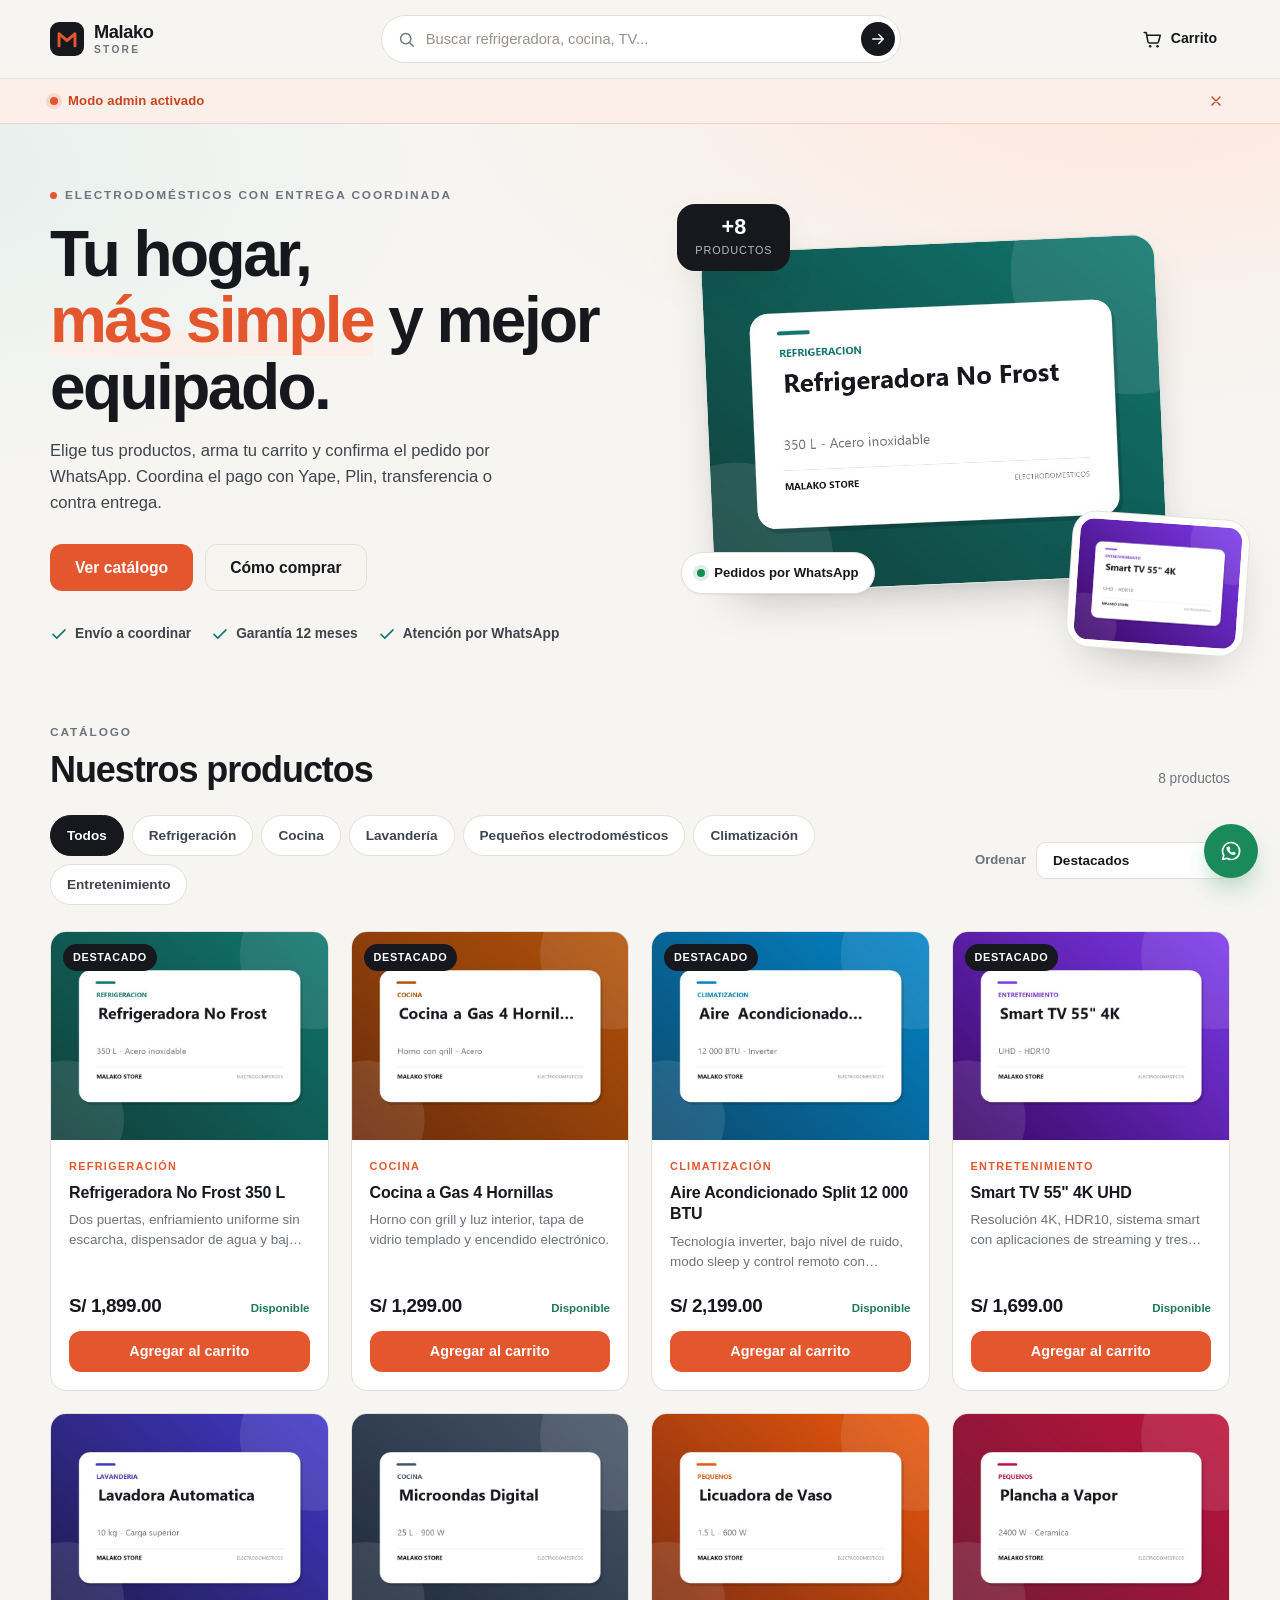
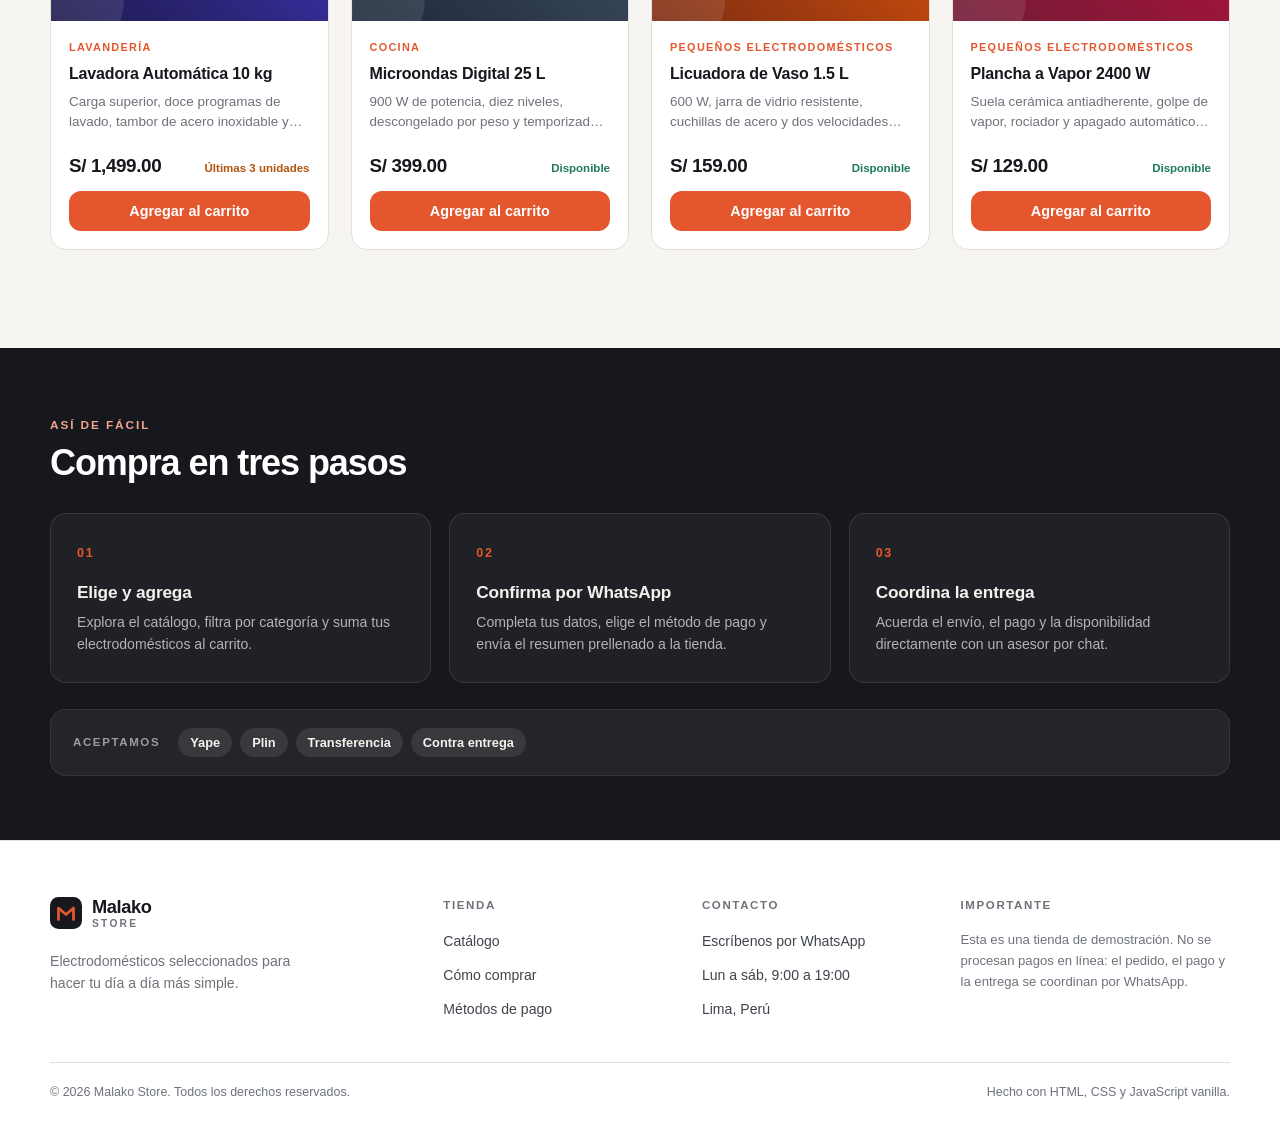
<file: index.html>
<!DOCTYPE html>
<html lang="es">
<head>
  <meta charset="UTF-8">
  <meta name="viewport" content="width=device-width, initial-scale=1">
  <meta name="theme-color" content="#16181d">
  <meta name="description" content="Malako Store: electrodomésticos para tu hogar. Arma tu pedido y confirma por WhatsApp con Yape, Plin, transferencia o contra entrega.">
  <title>Malako Store | Electrodomésticos</title>
  <link rel="icon" href="favicon.svg" type="image/svg+xml">
  <link rel="stylesheet" href="style.css">
</head>
<body>
  <a class="skip-link" href="#catalogo">Saltar al catálogo</a>

  <header class="site-header">
    <div class="container header-inner">
      <a class="brand" href="./" aria-label="Malako Store, ir al inicio">
        <span class="brand-mark" aria-hidden="true">
          <svg viewBox="0 0 64 64" width="34" height="34">
            <rect width="64" height="64" rx="17" fill="currentColor"></rect>
            <path d="M17 45V22l15 13 15-13v23" fill="none" stroke="#e4572e" stroke-width="5.5" stroke-linecap="round" stroke-linejoin="round"></path>
          </svg>
        </span>
        <span class="brand-text"><strong>Malako</strong><small>Store</small></span>
      </a>

      <form class="search" id="search-form" role="search">
        <label class="sr-only" for="search-input">Buscar productos</label>
        <svg class="search-icon" viewBox="0 0 24 24" width="19" height="19" aria-hidden="true">
          <circle cx="11" cy="11" r="6.5" fill="none" stroke="currentColor" stroke-width="1.8"></circle>
          <path d="M16 16l4.5 4.5" fill="none" stroke="currentColor" stroke-width="1.8" stroke-linecap="round"></path>
        </svg>
        <input id="search-input" type="search" placeholder="Buscar refrigeradora, cocina, TV..." autocomplete="off">
        <button class="search-submit" type="submit" aria-label="Buscar">
          <svg viewBox="0 0 24 24" width="18" height="18" aria-hidden="true">
            <path d="M5 12h13M13 6l6 6-6 6" fill="none" stroke="currentColor" stroke-width="1.9" stroke-linecap="round" stroke-linejoin="round"></path>
          </svg>
        </button>
      </form>

      <div class="header-actions">
        <button class="icon-btn cart-btn" id="cart-btn" type="button" aria-controls="cart-drawer" aria-expanded="false" aria-label="Abrir carrito vacío">
          <svg viewBox="0 0 24 24" width="22" height="22" aria-hidden="true">
            <path d="M3.5 5h2.2l1.9 10.1a1.6 1.6 0 0 0 1.6 1.3h8.3a1.6 1.6 0 0 0 1.6-1.3L21 8H7" fill="none" stroke="currentColor" stroke-width="1.7" stroke-linecap="round" stroke-linejoin="round"></path>
            <circle cx="10" cy="20" r="1.4" fill="currentColor"></circle>
            <circle cx="18" cy="20" r="1.4" fill="currentColor"></circle>
          </svg>
          <span class="header-label">Carrito</span>
          <span class="cart-count" id="cart-count" hidden>0</span>
        </button>
      </div>
    </div>
  </header>

  <div class="admin-notice" id="admin-mode-notice" role="status" aria-live="polite" hidden>
    <div class="container admin-notice-inner">
      <span class="admin-notice-dot" aria-hidden="true"></span>
      <span>Modo admin activado</span>
      <button class="admin-notice-close" id="admin-mode-close" type="button" aria-label="Cerrar aviso de modo administrador">
        <svg viewBox="0 0 24 24" width="16" height="16" aria-hidden="true">
          <path d="M6 6l12 12M18 6L6 18" fill="none" stroke="currentColor" stroke-width="2" stroke-linecap="round"></path>
        </svg>
      </button>
    </div>
  </div>

  <main>
    <section class="hero">
      <div class="container hero-inner">
        <div class="hero-copy">
          <p class="eyebrow"><span class="dot" aria-hidden="true"></span> Electrodomésticos con entrega coordinada</p>
          <h1>Tu hogar, <span class="accent-text">más simple</span> y mejor equipado.</h1>
          <p class="hero-text">Elige tus productos, arma tu carrito y confirma el pedido por WhatsApp. Coordina el pago con Yape, Plin, transferencia o contra entrega.</p>
          <div class="hero-actions">
            <a class="btn btn-primary btn-lg" href="#catalogo">Ver catálogo</a>
            <a class="btn btn-ghost btn-lg" href="#beneficios">Cómo comprar</a>
          </div>
          <ul class="hero-perks">
            <li>
              <svg viewBox="0 0 24 24" width="18" height="18" aria-hidden="true"><path d="M4 12.5l5 5L20 6.5" fill="none" stroke="currentColor" stroke-width="2" stroke-linecap="round" stroke-linejoin="round"></path></svg>
              Envío a coordinar
            </li>
            <li>
              <svg viewBox="0 0 24 24" width="18" height="18" aria-hidden="true"><path d="M4 12.5l5 5L20 6.5" fill="none" stroke="currentColor" stroke-width="2" stroke-linecap="round" stroke-linejoin="round"></path></svg>
              Garantía 12 meses
            </li>
            <li>
              <svg viewBox="0 0 24 24" width="18" height="18" aria-hidden="true"><path d="M4 12.5l5 5L20 6.5" fill="none" stroke="currentColor" stroke-width="2" stroke-linecap="round" stroke-linejoin="round"></path></svg>
              Atención por WhatsApp
            </li>
          </ul>
        </div>
        <div class="hero-media" aria-hidden="true">
          <div class="hero-card hero-card-main">
            <img src="assets/img/producto1.jpg" alt="" width="800" height="600" data-fallback>
          </div>
          <div class="hero-card hero-card-small">
            <img src="assets/img/producto7.jpg" alt="" width="800" height="600" data-fallback>
          </div>
          <div class="hero-badge"><strong>+8</strong><span>productos</span></div>
          <div class="hero-chip">
            <span class="hero-chip-dot"></span>
            Pedidos por WhatsApp
          </div>
        </div>
      </div>
    </section>

    <section class="catalog section" id="catalogo">
      <div class="container">
        <div class="section-head">
          <div>
            <p class="eyebrow">Catálogo</p>
            <h2>Nuestros productos</h2>
          </div>
          <p class="results-count" id="results-count" role="status" aria-live="polite"></p>
        </div>

        <div class="catalog-toolbar">
          <div class="chips" id="category-filters" role="group" aria-label="Filtrar por categoría"></div>
          <label class="sort-control" for="sort-select">
            <span>Ordenar</span>
            <select id="sort-select">
              <option value="destacado">Destacados</option>
              <option value="precio-asc">Precio: menor a mayor</option>
              <option value="precio-desc">Precio: mayor a menor</option>
              <option value="nombre">Nombre A-Z</option>
            </select>
          </label>
        </div>

        <div class="product-grid" id="product-grid" aria-busy="true"></div>

        <div class="empty-state" id="empty-catalog" hidden>
          <svg viewBox="0 0 24 24" width="34" height="34" aria-hidden="true">
            <circle cx="11" cy="11" r="6.5" fill="none" stroke="currentColor" stroke-width="1.6"></circle>
            <path d="M16 16l4.5 4.5" fill="none" stroke="currentColor" stroke-width="1.6" stroke-linecap="round"></path>
          </svg>
          <h3>No encontramos productos</h3>
          <p>Prueba con otra búsqueda o cambia de categoría.</p>
          <button class="btn btn-ghost" type="button" id="clear-filters">Limpiar filtros</button>
        </div>
      </div>
    </section>

    <section class="section benefits" id="beneficios">
      <div class="container">
        <div class="section-head">
          <div>
            <p class="eyebrow">Así de fácil</p>
            <h2>Compra en tres pasos</h2>
          </div>
        </div>
        <div class="benefit-grid">
          <article class="benefit-card">
            <span class="benefit-number">01</span>
            <h3>Elige y agrega</h3>
            <p>Explora el catálogo, filtra por categoría y suma tus electrodomésticos al carrito.</p>
          </article>
          <article class="benefit-card">
            <span class="benefit-number">02</span>
            <h3>Confirma por WhatsApp</h3>
            <p>Completa tus datos, elige el método de pago y envía el resumen prellenado a la tienda.</p>
          </article>
          <article class="benefit-card">
            <span class="benefit-number">03</span>
            <h3>Coordina la entrega</h3>
            <p>Acuerda el envío, el pago y la disponibilidad directamente con un asesor por chat.</p>
          </article>
        </div>
        <div class="payment-strip">
          <p>Aceptamos</p>
          <ul>
            <li>Yape</li>
            <li>Plin</li>
            <li>Transferencia</li>
            <li>Contra entrega</li>
          </ul>
        </div>
      </div>
    </section>
  </main>

  <footer class="site-footer">
    <div class="container footer-inner">
      <div class="footer-brand">
        <a class="brand brand-footer" href="./" aria-label="Malako Store, ir al inicio">
          <span class="brand-mark" aria-hidden="true">
            <svg viewBox="0 0 64 64" width="32" height="32">
              <rect width="64" height="64" rx="17" fill="currentColor"></rect>
              <path d="M17 45V22l15 13 15-13v23" fill="none" stroke="#e4572e" stroke-width="5.5" stroke-linecap="round" stroke-linejoin="round"></path>
            </svg>
          </span>
          <span class="brand-text"><strong>Malako</strong><small>Store</small></span>
        </a>
        <p>Electrodomésticos seleccionados para hacer tu día a día más simple.</p>
      </div>
      <div class="footer-col">
        <h3>Tienda</h3>
        <ul>
          <li><a href="#catalogo">Catálogo</a></li>
          <li><a href="#beneficios">Cómo comprar</a></li>
          <li><a href="#beneficios">Métodos de pago</a></li>
        </ul>
      </div>
      <div class="footer-col">
        <h3>Contacto</h3>
        <ul>
          <li><a id="wa-footer" href="#" target="_blank" rel="noopener noreferrer">Escríbenos por WhatsApp</a></li>
          <li><span>Lun a sáb, 9:00 a 19:00</span></li>
          <li><span>Lima, Perú</span></li>
        </ul>
      </div>
      <div class="footer-col footer-note">
        <h3>Importante</h3>
        <p>Esta es una tienda de demostración. No se procesan pagos en línea: el pedido, el pago y la entrega se coordinan por WhatsApp.</p>
      </div>
    </div>
    <div class="container footer-bottom">
      <p>© <span id="current-year">2026</span> Malako Store. Todos los derechos reservados.</p>
      <p>Hecho con HTML, CSS y JavaScript vanilla.</p>
    </div>
  </footer>

  <a class="whatsapp-fab" id="wa-fab" href="#" target="_blank" rel="noopener noreferrer" aria-label="Escribir a Malako Store por WhatsApp">
    <svg viewBox="0 0 24 24" width="24" height="24" aria-hidden="true">
      <path d="M12 3.5a8.5 8.5 0 0 0-7.2 12.9L3.5 20.5l4.3-1.2A8.5 8.5 0 1 0 12 3.5z" fill="none" stroke="currentColor" stroke-width="1.6" stroke-linejoin="round"></path>
      <path d="M8.8 8.1c.2-.5.5-.6.8-.6h.5c.2 0 .4 0 .5.4l.7 1.6c.1.3 0 .5-.2.7l-.5.5c-.2.2-.2.4-.1.6.5.9 1.3 1.7 2.3 2.2.2.1.4.1.6-.1l.5-.5c.2-.2.4-.3.7-.2l1.6.7c.3.1.4.3.4.5 0 .5-.2 1.3-.6 1.6-.4.4-1.2.7-2.4.4-1.6-.4-3.2-1.4-4.4-2.9-1-1.2-1.7-2.7-1.6-3.8 0-.5.1-.9.2-1.1z" fill="currentColor"></path>
    </svg>
  </a>

  <div class="overlay" id="cart-overlay" aria-hidden="true"></div>

  <aside class="drawer" id="cart-drawer" aria-hidden="true" aria-labelledby="cart-title">
    <div class="drawer-panel" role="dialog" aria-modal="true" aria-labelledby="cart-title">
      <header class="drawer-head">
        <div>
          <p class="eyebrow">Tu compra</p>
          <h2 id="cart-title">Carrito</h2>
        </div>
        <button class="icon-btn" id="cart-close" type="button" aria-label="Cerrar carrito">
          <svg viewBox="0 0 24 24" width="22" height="22" aria-hidden="true">
            <path d="M6 6l12 12M18 6L6 18" fill="none" stroke="currentColor" stroke-width="1.9" stroke-linecap="round"></path>
          </svg>
        </button>
      </header>
      <div class="drawer-body">
        <ul class="cart-items" id="cart-items"></ul>
        <div class="cart-empty" id="cart-empty" hidden>
          <svg viewBox="0 0 24 24" width="40" height="40" aria-hidden="true">
            <path d="M3.5 5h2.2l1.9 10.1a1.6 1.6 0 0 0 1.6 1.3h8.3a1.6 1.6 0 0 0 1.6-1.3L21 8H7" fill="none" stroke="currentColor" stroke-width="1.5" stroke-linecap="round" stroke-linejoin="round"></path>
            <circle cx="10" cy="20" r="1.3" fill="currentColor"></circle>
            <circle cx="18" cy="20" r="1.3" fill="currentColor"></circle>
          </svg>
          <h3>Tu carrito está vacío</h3>
          <p>Agrega productos del catálogo para comenzar tu pedido.</p>
          <button class="btn btn-ghost" id="cart-empty-cta" type="button">Explorar catálogo</button>
        </div>
      </div>
      <footer class="drawer-foot">
        <div class="total-row"><span>Subtotal</span><strong id="cart-subtotal">S/ 0.00</strong></div>
        <p class="helper">El envío se coordina por WhatsApp según tu distrito.</p>
        <button class="btn btn-primary btn-block" id="cart-checkout" type="button" disabled>Finalizar compra</button>
        <a class="whatsapp-note" id="cart-wa-link" href="#" target="_blank" rel="noopener noreferrer">¿Tienes dudas? Escríbenos por WhatsApp</a>
      </footer>
    </div>
  </aside>

  <div class="modal" id="checkout-modal" aria-hidden="true">
    <div class="modal-card modal-wide" role="dialog" aria-modal="true" aria-labelledby="checkout-title">
      <button class="modal-close" id="checkout-close" type="button" aria-label="Cerrar">
        <svg viewBox="0 0 24 24" width="20" height="20" aria-hidden="true">
          <path d="M6 6l12 12M18 6L6 18" fill="none" stroke="currentColor" stroke-width="1.9" stroke-linecap="round"></path>
        </svg>
      </button>
      <h2 class="modal-title" id="checkout-title">Finalizar compra</h2>
      <p class="modal-subtitle">Revisa tu pedido y completa tus datos. Al enviar, abriremos WhatsApp con el resumen prellenado para coordinar el pago y la entrega.</p>

      <div class="checkout-grid">
        <section class="checkout-summary" aria-labelledby="summary-title">
          <h3 id="summary-title">Resumen</h3>
          <ul class="summary-list" id="checkout-summary"></ul>
          <div class="total-row"><span>Total</span><strong id="checkout-total">S/ 0.00</strong></div>
          <p class="helper">Precios en soles. El envío se coordina por WhatsApp.</p>
          <div class="payment-box">
            <p>Métodos de pago disponibles</p>
            <ul>
              <li>Yape</li>
              <li>Plin</li>
              <li>Transferencia</li>
              <li>Contra entrega</li>
            </ul>
          </div>
        </section>

        <form class="form" id="checkout-form" novalidate>
          <div class="field">
            <label for="co-nombre">Nombre completo *</label>
            <input id="co-nombre" type="text" autocomplete="name" placeholder="María López" required minlength="3">
          </div>
          <div class="field">
            <label for="co-telefono">Teléfono / WhatsApp *</label>
            <input id="co-telefono" type="tel" autocomplete="tel" inputmode="tel" placeholder="987 654 321" required minlength="6" maxlength="20">
          </div>
          <div class="field-row">
            <div class="field">
              <label for="co-entrega">Entrega *</label>
              <select id="co-entrega" required>
                <option value="Delivery a domicilio">Delivery a domicilio</option>
                <option value="Recojo en tienda">Recojo en tienda</option>
              </select>
            </div>
            <div class="field">
              <label for="co-metodo">Método de pago *</label>
              <select id="co-metodo" required>
                <option value="Yape">Yape</option>
                <option value="Plin">Plin</option>
                <option value="Transferencia bancaria">Transferencia bancaria</option>
                <option value="Contra entrega">Contra entrega</option>
              </select>
            </div>
          </div>
          <div class="field" id="co-direccion-field">
            <label for="co-direccion">Dirección de entrega *</label>
            <input id="co-direccion" type="text" autocomplete="street-address" placeholder="Av. Ejemplo 123, distrito" required minlength="6">
          </div>
          <div class="field">
            <label for="co-notas">Notas para el pedido <span class="optional">(opcional)</span></label>
            <textarea id="co-notas" rows="2" maxlength="300" placeholder="Referencias, horario de entrega, etc."></textarea>
          </div>
          <p class="form-message" id="checkout-message" role="status"></p>
          <button class="btn btn-primary btn-block btn-wa" type="submit">
            <svg viewBox="0 0 24 24" width="20" height="20" aria-hidden="true">
              <path d="M12 3.5a8.5 8.5 0 0 0-7.2 12.9L3.5 20.5l4.3-1.2A8.5 8.5 0 1 0 12 3.5z" fill="none" stroke="currentColor" stroke-width="1.6" stroke-linejoin="round"></path>
              <path d="M8.8 8.1c.2-.5.5-.6.8-.6h.5c.2 0 .4 0 .5.4l.7 1.6c.1.3 0 .5-.2.7l-.5.5c-.2.2-.2.4-.1.6.5.9 1.3 1.7 2.3 2.2.2.1.4.1.6-.1l.5-.5c.2-.2.4-.3.7-.2l1.6.7c.3.1.4.3.4.5 0 .5-.2 1.3-.6 1.6-.4.4-1.2.7-2.4.4-1.6-.4-3.2-1.4-4.4-2.9-1-1.2-1.7-2.7-1.6-3.8 0-.5.1-.9.2-1.1z" fill="currentColor"></path>
            </svg>
            Enviar pedido por WhatsApp
          </button>
          <p class="helper helper-center">Serás redirigido a WhatsApp Web o a la app.</p>
        </form>
      </div>
    </div>
  </div>

  <div class="modal" id="wa-modal" aria-hidden="true">
    <div class="modal-card" role="dialog" aria-modal="true" aria-labelledby="wa-title">
      <button class="modal-close" id="wa-close" type="button" aria-label="Cerrar">
        <svg viewBox="0 0 24 24" width="20" height="20" aria-hidden="true">
          <path d="M6 6l12 12M18 6L6 18" fill="none" stroke="currentColor" stroke-width="1.9" stroke-linecap="round"></path>
        </svg>
      </button>
      <div class="wa-icon" aria-hidden="true">
        <svg viewBox="0 0 24 24" width="34" height="34">
          <path d="M12 3.5a8.5 8.5 0 0 0-7.2 12.9L3.5 20.5l4.3-1.2A8.5 8.5 0 1 0 12 3.5z" fill="none" stroke="currentColor" stroke-width="1.5" stroke-linejoin="round"></path>
          <path d="M8.8 8.1c.2-.5.5-.6.8-.6h.5c.2 0 .4 0 .5.4l.7 1.6c.1.3 0 .5-.2.7l-.5.5c-.2.2-.2.4-.1.6.5.9 1.3 1.7 2.3 2.2.2.1.4.1.6-.1l.5-.5c.2-.2.4-.3.7-.2l1.6.7c.3.1.4.3.4.5 0 .5-.2 1.3-.6 1.6-.4.4-1.2.7-2.4.4-1.6-.4-3.2-1.4-4.4-2.9-1-1.2-1.7-2.7-1.6-3.8 0-.5.1-.9.2-1.1z" fill="currentColor"></path>
        </svg>
      </div>
      <h2 class="modal-title" id="wa-title">Pedido listo para enviar</h2>
      <p class="modal-subtitle">Abrimos WhatsApp con el resumen de tu pedido <strong id="wa-code"></strong>. Si la ventana no se abrió, usa el botón inferior.</p>
      <a class="btn btn-primary btn-block" id="wa-open" href="#" target="_blank" rel="noopener noreferrer">Abrir WhatsApp</a>
      <button class="btn btn-ghost btn-block" id="wa-copy" type="button">Copiar resumen del pedido</button>
      <p class="helper helper-center">Envía el mensaje desde tu WhatsApp para que la tienda reciba el pedido.</p>
    </div>
  </div>

  <div class="toasts" id="toasts" aria-live="polite" aria-atomic="false"></div>

  <script src="order-id.js" defer></script>
  <script src="admin-warning.js" defer></script>
  <script src="db.js" defer></script>
  <script src="app.js" defer></script>
</body>
</html>
</file>
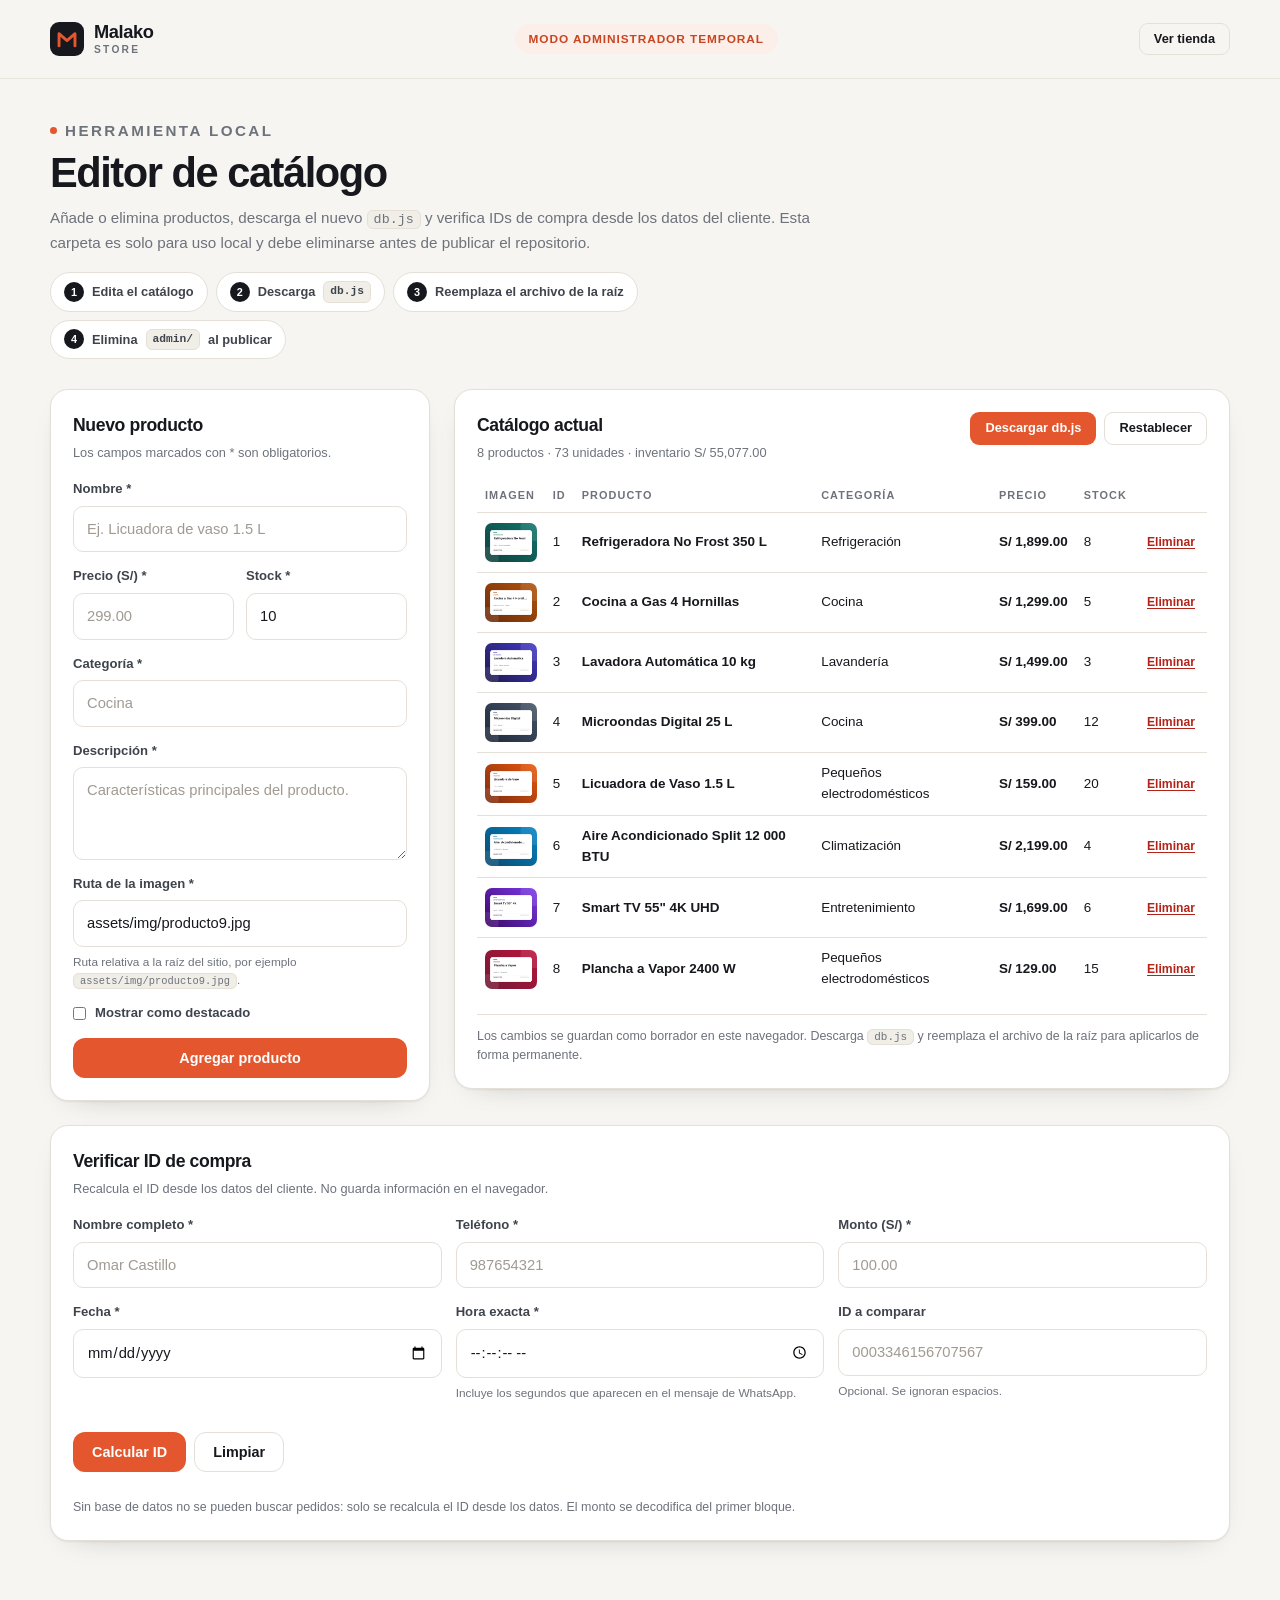
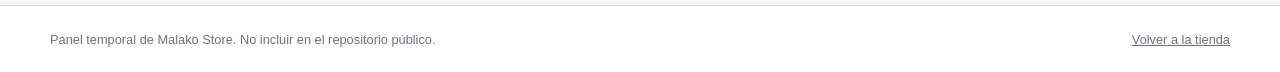
<file: admin/index.html>
<!DOCTYPE html>
<html lang="es">
<head>
  <meta charset="UTF-8">
  <meta name="viewport" content="width=device-width, initial-scale=1">
  <meta name="theme-color" content="#16181d">
  <meta name="robots" content="noindex, nofollow">
  <meta name="description" content="Panel temporal para administrar el catálogo local de Malako Store.">
  <title>Administración temporal | Malako Store</title>
  <link rel="icon" href="../favicon.svg" type="image/svg+xml">
  <link rel="stylesheet" href="../style.css">
  <style>
    .admin-page {
      background: var(--bg);
    }

    .admin-topbar .header-inner {
      grid-template-columns: auto auto auto;
    }

    .admin-badge {
      justify-self: center;
      padding: 6px 14px;
      border-radius: 999px;
      background: var(--accent-soft);
      color: var(--accent-strong);
      font-size: 0.74rem;
      font-weight: 700;
      letter-spacing: 0.08em;
      text-transform: uppercase;
      white-space: nowrap;
    }

    .admin-main {
      padding: 38px 0 64px;
    }

    .admin-hero {
      max-width: 780px;
    }

    .admin-hero h1 {
      margin: 8px 0 10px;
      font-size: clamp(1.8rem, 4vw, 2.6rem);
      letter-spacing: -0.035em;
      line-height: 1.1;
    }

    .admin-hero p {
      color: var(--muted);
      font-size: 0.95rem;
    }

    .admin-steps {
      display: flex;
      flex-wrap: wrap;
      gap: 8px;
      margin-top: 18px;
      counter-reset: step;
    }

    .admin-steps li {
      display: inline-flex;
      align-items: center;
      gap: 8px;
      padding: 8px 13px;
      border: 1px solid var(--line);
      border-radius: 999px;
      background: var(--surface);
      font-size: 0.8rem;
      font-weight: 600;
      color: var(--ink-soft);
      counter-increment: step;
    }

    .admin-steps li::before {
      content: counter(step);
      display: grid;
      place-items: center;
      width: 20px;
      height: 20px;
      border-radius: 50%;
      background: var(--ink);
      color: #fff;
      font-size: 0.68rem;
      font-weight: 700;
    }

    .admin-grid {
      display: grid;
      grid-template-columns: minmax(0, 380px) minmax(0, 1fr);
      gap: 24px;
      align-items: start;
      margin-top: 30px;
    }

    .panel {
      padding: 22px;
      background: var(--surface);
      border: 1px solid var(--line);
      border-radius: 18px;
      box-shadow: var(--shadow-sm);
    }

    .panel-head {
      margin-bottom: 16px;
    }

    .panel-head h2 {
      font-size: 1.1rem;
      letter-spacing: -0.02em;
    }

    .panel-head p {
      margin-top: 4px;
      font-size: 0.8rem;
      color: var(--muted);
    }

    .panel-head-row {
      display: flex;
      flex-wrap: wrap;
      align-items: flex-start;
      justify-content: space-between;
      gap: 12px;
    }

    .admin-actions {
      display: flex;
      flex-wrap: wrap;
      gap: 8px;
    }

    .field-hint {
      font-size: 0.74rem;
      color: var(--muted);
    }

    .check {
      display: flex;
      align-items: center;
      gap: 9px;
      font-size: 0.86rem;
      font-weight: 600;
      color: var(--ink-soft);
      cursor: pointer;
    }

    .check input {
      width: auto;
      padding: 0;
      margin: 0;
      accent-color: var(--accent);
    }

    .image-preview {
      display: flex;
      align-items: center;
      gap: 12px;
      padding: 10px;
      border: 1px dashed var(--line);
      border-radius: 12px;
      background: var(--surface-2);
    }

    .image-preview img {
      width: 80px;
      height: 60px;
      border-radius: 8px;
      object-fit: cover;
      background: var(--surface);
    }

    .image-preview img:not([src]) {
      display: none;
    }

    .form-message.is-success {
      color: var(--success);
    }

    .image-preview span {
      font-size: 0.78rem;
      color: var(--muted);
      word-break: break-all;
    }

    .admin-banner {
      margin-bottom: 18px;
      padding: 10px 14px;
      border: 1px solid #f0d2c6;
      border-radius: 10px;
      background: var(--accent-soft);
      color: var(--accent-strong);
      font-size: 0.82rem;
      font-weight: 600;
    }

    .table-wrap {
      margin-top: 16px;
      overflow-x: auto;
    }

    .admin-table {
      width: 100%;
      min-width: 660px;
      border-collapse: collapse;
      font-size: 0.84rem;
    }

    .admin-table th {
      padding: 8px;
      border-bottom: 1px solid var(--line);
      text-align: left;
      font-size: 0.68rem;
      font-weight: 700;
      letter-spacing: 0.1em;
      text-transform: uppercase;
      color: var(--muted);
      white-space: nowrap;
    }

    .admin-table td {
      padding: 10px 8px;
      border-bottom: 1px solid var(--line);
      vertical-align: middle;
    }

    .admin-table tr:last-child td {
      border-bottom: 0;
    }

    .admin-table img {
      width: 52px;
      height: 39px;
      border-radius: 7px;
      object-fit: cover;
      background: var(--surface-2);
    }

    .admin-table .cell-name {
      font-weight: 600;
      min-width: 180px;
    }

    .admin-table .cell-price {
      white-space: nowrap;
      font-weight: 700;
    }

    .delete-btn {
      border: 0;
      background: none;
      padding: 4px;
      font-size: 0.76rem;
      font-weight: 700;
      color: var(--danger);
      text-decoration: underline;
      text-underline-offset: 2px;
    }

    .admin-note {
      margin-top: 14px;
      padding-top: 12px;
      border-top: 1px solid var(--line);
      font-size: 0.78rem;
      color: var(--muted);
    }

    .verifier-panel {
      margin-top: 24px;
    }

    .verifier-fields {
      display: grid;
      grid-template-columns: repeat(3, minmax(0, 1fr));
      gap: 14px;
    }

    .verifier-actions {
      display: flex;
      flex-wrap: wrap;
      gap: 8px;
      margin-top: 16px;
    }

    .verifier-result {
      margin-top: 16px;
      padding: 16px;
      border: 1px solid var(--line);
      border-radius: 12px;
      background: var(--surface-2);
    }

    .verifier-label {
      font-size: 0.68rem;
      font-weight: 700;
      letter-spacing: 0.1em;
      text-transform: uppercase;
      color: var(--muted);
    }

    .verifier-id {
      margin-top: 4px;
      font-family: ui-monospace, SFMono-Regular, Consolas, "Liberation Mono", monospace;
      font-size: 1.35rem;
      font-weight: 700;
      letter-spacing: 0.04em;
      word-break: break-all;
    }

    .verifier-meta {
      margin-top: 6px;
      font-size: 0.82rem;
      color: var(--muted);
      word-break: break-word;
    }

    .verifier-status {
      margin-top: 10px;
      font-size: 0.85rem;
      font-weight: 700;
    }

    .verifier-status.is-success {
      color: var(--success);
    }

    .verifier-status.is-error {
      color: var(--danger);
    }

    .verifier-note {
      margin-top: 12px;
      font-size: 0.78rem;
      color: var(--muted);
    }

    .admin-footer {
      padding: 24px 0;
      border-top: 1px solid var(--line);
      background: var(--surface);
    }

    .admin-footer .container {
      display: flex;
      flex-wrap: wrap;
      align-items: center;
      justify-content: space-between;
      gap: 10px;
      font-size: 0.8rem;
      color: var(--muted);
    }

    @media (max-width: 1040px) {
      .admin-grid {
        grid-template-columns: 1fr;
      }

      .verifier-fields {
        grid-template-columns: repeat(2, minmax(0, 1fr));
      }
    }

    @media (max-width: 720px) {
      .admin-topbar .header-inner {
        grid-template-columns: 1fr auto;
      }

      .admin-badge {
        grid-column: 1 / -1;
        grid-row: 2;
        justify-self: start;
      }

      .verifier-fields {
        grid-template-columns: 1fr;
      }
    }
  </style>
</head>
<body class="admin-page">
  <header class="site-header admin-topbar">
    <div class="container header-inner">
      <a class="brand" href="../index.html" aria-label="Malako Store, ir a la tienda">
        <span class="brand-mark" aria-hidden="true">
          <svg viewBox="0 0 64 64" width="34" height="34">
            <rect width="64" height="64" rx="17" fill="currentColor"></rect>
            <path d="M17 45V22l15 13 15-13v23" fill="none" stroke="#e4572e" stroke-width="5.5" stroke-linecap="round" stroke-linejoin="round"></path>
          </svg>
        </span>
        <span class="brand-text"><strong>Malako</strong><small>Store</small></span>
      </a>
      <span class="admin-badge">Modo administrador temporal</span>
      <a class="btn btn-ghost btn-sm" href="../index.html">Ver tienda</a>
    </div>
  </header>

  <main class="container admin-main">
    <section class="admin-hero">
      <p class="eyebrow"><span class="dot" aria-hidden="true"></span> Herramienta local</p>
      <h1>Editor de catálogo</h1>
      <p>Añade o elimina productos, descarga el nuevo <code>db.js</code> y verifica IDs de compra desde los datos del cliente. Esta carpeta es solo para uso local y debe eliminarse antes de publicar el repositorio.</p>
      <ol class="admin-steps">
        <li>Edita el catálogo</li>
        <li>Descarga <code>db.js</code></li>
        <li>Reemplaza el archivo de la raíz</li>
        <li>Elimina <code>admin/</code> al publicar</li>
      </ol>
    </section>

    <p class="admin-banner" id="draft-note" hidden>Se restauró un borrador guardado en este navegador. Descarga <code>db.js</code> para aplicarlo de forma permanente.</p>

    <div class="admin-grid">
      <section class="panel" aria-labelledby="form-title">
        <div class="panel-head">
          <h2 id="form-title">Nuevo producto</h2>
          <p>Los campos marcados con * son obligatorios.</p>
        </div>

        <form class="form" id="product-form" novalidate>
          <div class="field">
            <label for="nombre">Nombre *</label>
            <input id="nombre" name="nombre" type="text" required minlength="3" maxlength="80" placeholder="Ej. Licuadora de vaso 1.5 L">
          </div>

          <div class="field-row">
            <div class="field">
              <label for="precio">Precio (S/) *</label>
              <input id="precio" name="precio" type="number" required min="1" step="0.01" inputmode="decimal" placeholder="299.00">
            </div>
            <div class="field">
              <label for="stock">Stock *</label>
              <input id="stock" name="stock" type="number" required min="0" step="1" value="10" inputmode="numeric">
            </div>
          </div>

          <div class="field">
            <label for="categoria">Categoría *</label>
            <input id="categoria" name="categoria" type="text" required list="categorias" maxlength="40" placeholder="Cocina">
            <datalist id="categorias"></datalist>
          </div>

          <div class="field">
            <label for="descripcion">Descripción *</label>
            <textarea id="descripcion" name="descripcion" required minlength="10" maxlength="220" rows="3" placeholder="Características principales del producto."></textarea>
          </div>

          <div class="field">
            <label for="imagen">Ruta de la imagen *</label>
            <input id="imagen" name="imagen" type="text" required pattern="(assets/|\.\./).+\.(jpg|jpeg|png|webp|svg)" placeholder="assets/img/producto9.jpg">
            <p class="field-hint">Ruta relativa a la raíz del sitio, por ejemplo <code>assets/img/producto9.jpg</code>.</p>
          </div>

          <div class="field">
            <label class="check"><input id="destacado" name="destacado" type="checkbox"> Mostrar como destacado</label>
          </div>

          <div class="image-preview" id="preview-wrap" hidden>
            <img id="preview" alt="Vista previa de la imagen">
            <span id="preview-name"></span>
          </div>

          <p class="form-message" id="form-message" role="status"></p>

          <button class="btn btn-primary btn-block" type="submit">Agregar producto</button>
        </form>
      </section>

      <section class="panel" aria-labelledby="table-title">
        <div class="panel-head panel-head-row">
          <div>
            <h2 id="table-title">Catálogo actual</h2>
            <p id="catalog-stats"></p>
          </div>
          <div class="admin-actions">
            <button class="btn btn-primary btn-sm" id="download-btn" type="button">Descargar db.js</button>
            <button class="btn btn-ghost btn-sm" id="reset-btn" type="button">Restablecer</button>
          </div>
        </div>

        <div class="table-wrap">
          <table class="admin-table">
            <thead>
              <tr>
                <th>Imagen</th>
                <th>ID</th>
                <th>Producto</th>
                <th>Categoría</th>
                <th>Precio</th>
                <th>Stock</th>
                <th><span class="sr-only">Acciones</span></th>
              </tr>
            </thead>
            <tbody id="product-rows"></tbody>
          </table>
        </div>

        <p class="empty-state" id="table-empty" hidden>No hay productos. Agrega el primero con el formulario.</p>
        <p class="admin-note">Los cambios se guardan como borrador en este navegador. Descarga <code>db.js</code> y reemplaza el archivo de la raíz para aplicarlos de forma permanente.</p>
      </section>
    </div>

    <section class="panel verifier-panel" aria-labelledby="verifier-title">
      <div class="panel-head">
        <h2 id="verifier-title">Verificar ID de compra</h2>
        <p>Recalcula el ID desde los datos del cliente. No guarda información en el navegador.</p>
      </div>

      <form class="form" id="verify-form" novalidate>
        <div class="verifier-fields">
          <div class="field">
            <label for="verify-nombre">Nombre completo *</label>
            <input id="verify-nombre" type="text" autocomplete="off" placeholder="Omar Castillo" required minlength="3">
          </div>
          <div class="field">
            <label for="verify-telefono">Teléfono *</label>
            <input id="verify-telefono" type="tel" inputmode="tel" autocomplete="off" placeholder="987654321" required minlength="6" maxlength="20">
          </div>
          <div class="field">
            <label for="verify-monto">Monto (S/) *</label>
            <input id="verify-monto" type="number" inputmode="decimal" step="0.01" min="0.01" max="999999.99" placeholder="100.00" required>
          </div>
          <div class="field">
            <label for="verify-fecha">Fecha *</label>
            <input id="verify-fecha" type="date" required>
          </div>
          <div class="field">
            <label for="verify-hora">Hora exacta *</label>
            <input id="verify-hora" type="time" step="1" required>
            <p class="field-hint">Incluye los segundos que aparecen en el mensaje de WhatsApp.</p>
          </div>
          <div class="field">
            <label for="verify-id">ID a comparar</label>
            <input id="verify-id" type="text" inputmode="numeric" autocomplete="off" maxlength="20" placeholder="0003346156707567">
            <p class="field-hint">Opcional. Se ignoran espacios.</p>
          </div>
        </div>

        <div class="verifier-actions">
          <button class="btn btn-primary" type="submit">Calcular ID</button>
          <button class="btn btn-ghost" type="reset">Limpiar</button>
        </div>

        <p class="form-message" id="verify-message" role="status"></p>

        <div class="verifier-result" id="verify-result" hidden>
          <p class="verifier-label">ID calculado</p>
          <p class="verifier-id" id="verify-id-output"></p>
          <p class="verifier-meta" id="verify-meta"></p>
          <p class="verifier-status" id="verify-status"></p>
        </div>

        <p class="verifier-note">Sin base de datos no se pueden buscar pedidos: solo se recalcula el ID desde los datos. El monto se decodifica del primer bloque.</p>
      </form>
    </section>
  </main>

  <footer class="admin-footer">
    <div class="container">
      <p>Panel temporal de Malako Store. No incluir en el repositorio público.</p>
      <a href="../index.html">Volver a la tienda</a>
    </div>
  </footer>

  <script src="../order-id.js" defer></script>
  <script src="../db.js" defer></script>
  <script src="admin.js" defer></script>
</body>
</html>
</file>
<file: style.css>
:root {
  --bg: #f6f5f2;
  --surface: #ffffff;
  --surface-2: #f1eee8;
  --ink: #16181d;
  --ink-soft: #3f444c;
  --muted: #6d727b;
  --line: #e4e0d8;
  --accent: #e4572e;
  --accent-strong: #c8451f;
  --accent-soft: #fceee8;
  --teal: #0f766e;
  --success: #1f7a5c;
  --warning: #b45309;
  --danger: #b42318;
  --wa: #1b8a5a;
  --wa-strong: #157a4d;
  --shadow-sm: 0 1px 2px rgba(22, 24, 29, 0.06), 0 10px 30px -22px rgba(22, 24, 29, 0.4);
  --shadow-md: 0 18px 50px -24px rgba(22, 24, 29, 0.4);
  --shadow-lg: 0 40px 90px -30px rgba(22, 24, 29, 0.5);
  --radius-sm: 10px;
  --radius: 16px;
  --radius-lg: 24px;
  --container: 1180px;
  --header-h: 78px;
  --font-sans: "Segoe UI", "Helvetica Neue", Arial, system-ui, -apple-system, sans-serif;
}

*,
*::before,
*::after {
  box-sizing: border-box;
}

[hidden] {
  display: none !important;
}

html {
  scroll-behavior: smooth;
  scroll-padding-top: calc(var(--header-h) + 20px);
}

body {
  margin: 0;
  font-family: var(--font-sans);
  color: var(--ink);
  background: var(--bg);
  line-height: 1.55;
  -webkit-font-smoothing: antialiased;
  text-rendering: optimizeLegibility;
}

body.no-scroll {
  overflow: hidden;
}

img {
  display: block;
  max-width: 100%;
}

img.is-fallback {
  object-fit: contain;
  padding: 18px;
  background: var(--surface-2);
}

h1,
h2,
h3,
p {
  margin: 0;
}

ul,
ol {
  margin: 0;
  padding: 0;
  list-style: none;
}

button,
input,
select,
textarea {
  font: inherit;
  color: inherit;
}

button {
  cursor: pointer;
}

a {
  color: inherit;
}

code {
  font-family: "Cascadia Code", Consolas, monospace;
  font-size: 0.88em;
  background: var(--surface-2);
  border: 1px solid var(--line);
  border-radius: 6px;
  padding: 1px 6px;
}

::selection {
  background: var(--accent);
  color: #fff;
}

:focus-visible {
  outline: 3px solid var(--accent);
  outline-offset: 2px;
}

.sr-only {
  position: absolute;
  width: 1px;
  height: 1px;
  padding: 0;
  margin: -1px;
  overflow: hidden;
  clip: rect(0 0 0 0);
  white-space: nowrap;
  border: 0;
}

.skip-link {
  position: absolute;
  top: -60px;
  left: 16px;
  z-index: 200;
  background: var(--ink);
  color: #fff;
  padding: 10px 16px;
  border-radius: 0 0 10px 10px;
  text-decoration: none;
  font-size: 0.9rem;
}

.skip-link:focus {
  top: 0;
}

.container {
  width: min(100% - 40px, var(--container));
  margin-inline: auto;
}

.eyebrow {
  display: inline-flex;
  align-items: center;
  gap: 8px;
  font-size: 0.74rem;
  font-weight: 700;
  letter-spacing: 0.16em;
  text-transform: uppercase;
  color: var(--muted);
}

.eyebrow .dot {
  width: 7px;
  height: 7px;
  border-radius: 50%;
  background: var(--accent);
}

.helper {
  font-size: 0.8rem;
  color: var(--muted);
}

.helper-center {
  text-align: center;
}

.section {
  padding: 68px 0;
}

.section-head {
  display: flex;
  align-items: flex-end;
  justify-content: space-between;
  gap: 20px;
}

.section-head h2 {
  font-size: clamp(1.7rem, 3vw, 2.25rem);
  letter-spacing: -0.03em;
  line-height: 1.1;
  margin-top: 6px;
}

.site-header {
  position: sticky;
  top: 0;
  z-index: 50;
  background: rgba(246, 245, 242, 0.88);
  backdrop-filter: blur(14px);
  -webkit-backdrop-filter: blur(14px);
  border-bottom: 1px solid rgba(228, 224, 216, 0.8);
}

.admin-notice {
  border-bottom: 1px solid #f3d2c7;
  background: var(--accent-soft);
  color: var(--accent-strong);
  opacity: 0;
  transform: translateY(-4px);
  transition: opacity 0.2s ease, transform 0.2s ease;
}

.admin-notice.is-visible {
  opacity: 1;
  transform: translateY(0);
}

.admin-notice-inner {
  display: flex;
  align-items: center;
  gap: 10px;
  min-height: 42px;
  padding: 8px 0;
  font-size: 0.82rem;
  font-weight: 700;
  letter-spacing: 0.01em;
}

.admin-notice-dot {
  flex: 0 0 auto;
  width: 8px;
  height: 8px;
  border-radius: 50%;
  background: var(--accent);
  box-shadow: 0 0 0 4px rgba(228, 87, 46, 0.14);
}

.admin-notice-close {
  display: grid;
  place-items: center;
  width: 28px;
  height: 28px;
  margin-left: auto;
  padding: 0;
  border: 0;
  border-radius: 50%;
  background: transparent;
  color: currentColor;
  cursor: pointer;
  transition: background 0.18s ease;
}

.admin-notice-close:hover {
  background: rgba(228, 87, 46, 0.12);
}

.admin-notice-close:focus-visible {
  outline: 2px solid currentColor;
  outline-offset: 2px;
}

.header-inner {
  display: grid;
  grid-template-columns: auto minmax(220px, 520px) auto;
  align-items: center;
  justify-content: space-between;
  gap: 24px;
  min-height: var(--header-h);
}

.brand {
  display: inline-flex;
  align-items: center;
  gap: 10px;
  text-decoration: none;
  color: var(--ink);
}

.brand-mark {
  display: inline-flex;
  color: var(--ink);
}

.brand-text {
  display: flex;
  flex-direction: column;
  line-height: 1;
}

.brand-text strong {
  font-size: 1.14rem;
  letter-spacing: -0.02em;
}

.brand-text small {
  margin-top: 3px;
  font-size: 0.64rem;
  font-weight: 600;
  letter-spacing: 0.22em;
  text-transform: uppercase;
  color: var(--muted);
}

.search {
  position: relative;
  display: flex;
  align-items: center;
  width: 100%;
}

.search-icon {
  position: absolute;
  left: 16px;
  color: var(--muted);
  pointer-events: none;
}

.search input {
  width: 100%;
  border: 1px solid var(--line);
  background: var(--surface);
  border-radius: 999px;
  padding: 12px 48px 12px 44px;
  font-size: 0.92rem;
  color: var(--ink);
  transition: border-color 0.2s ease, box-shadow 0.2s ease;
}

.search input::placeholder {
  color: #98928a;
}

.search input:focus {
  outline: none;
  border-color: var(--accent);
  box-shadow: 0 0 0 4px var(--accent-soft);
}

.search-submit {
  position: absolute;
  right: 6px;
  display: grid;
  place-items: center;
  width: 34px;
  height: 34px;
  border: 0;
  border-radius: 50%;
  background: var(--ink);
  color: #fff;
  transition: background 0.2s ease;
}

.search-submit:hover {
  background: var(--accent);
}

.header-actions {
  display: flex;
  align-items: center;
  gap: 6px;
}

.icon-btn {
  display: inline-flex;
  align-items: center;
  gap: 8px;
  padding: 9px 12px;
  border: 1px solid transparent;
  border-radius: 12px;
  background: transparent;
  color: var(--ink);
  font-size: 0.88rem;
  font-weight: 600;
  transition: background 0.2s ease, border-color 0.2s ease;
}

.icon-btn:hover {
  background: var(--surface);
  border-color: var(--line);
}

.cart-btn {
  position: relative;
}

.cart-count {
  position: absolute;
  top: 0;
  left: 26px;
  min-width: 20px;
  height: 20px;
  padding: 0 5px;
  border-radius: 999px;
  background: var(--accent);
  color: #fff;
  font-size: 0.7rem;
  font-weight: 700;
  display: grid;
  place-items: center;
  animation: pop 0.28s ease;
}

@keyframes pop {
  0% {
    transform: scale(0.6);
  }
  70% {
    transform: scale(1.12);
  }
  100% {
    transform: scale(1);
  }
}

.hero {
  position: relative;
  padding: 58px 0 44px;
  overflow: hidden;
  background:
    radial-gradient(1100px 560px at 88% -12%, #ffe7dd 0%, rgba(255, 231, 221, 0) 62%),
    radial-gradient(860px 520px at -6% 8%, #e6f0ed 0%, rgba(230, 240, 237, 0) 58%);
}

.hero-inner {
  display: grid;
  grid-template-columns: 1.02fr 0.98fr;
  align-items: center;
  gap: 48px;
}

.hero-copy h1 {
  font-size: clamp(2.35rem, 5.2vw, 4rem);
  line-height: 1.04;
  letter-spacing: -0.04em;
  margin: 14px 0 18px;
}

.accent-text {
  color: var(--accent);
  white-space: nowrap;
  background-image: linear-gradient(transparent 66%, var(--accent-soft) 66%);
  -webkit-box-decoration-break: clone;
  box-decoration-break: clone;
}

.hero-text {
  max-width: 52ch;
  font-size: 1.04rem;
  color: var(--ink-soft);
}

.hero-actions {
  display: flex;
  flex-wrap: wrap;
  gap: 12px;
  margin-top: 28px;
}

.hero-perks {
  display: flex;
  flex-wrap: wrap;
  gap: 12px 20px;
  margin-top: 32px;
}

.hero-perks li {
  display: inline-flex;
  align-items: center;
  gap: 7px;
  font-size: 0.86rem;
  font-weight: 600;
  color: var(--ink-soft);
}

.hero-perks svg {
  color: var(--teal);
}

.hero-media {
  position: relative;
  min-height: 430px;
  display: grid;
  place-items: center;
}

.hero-card {
  background: var(--surface);
  border: 1px solid rgba(228, 224, 216, 0.9);
  border-radius: var(--radius-lg);
  overflow: hidden;
  box-shadow: var(--shadow-md);
}

.hero-card img {
  width: 100%;
  height: auto;
  aspect-ratio: 4 / 3;
  object-fit: cover;
}

.hero-card-main {
  width: 82%;
  transform: translateX(-4%) rotate(-2.5deg);
}

.hero-card-small {
  position: absolute;
  right: -3%;
  bottom: -24px;
  width: 32%;
  padding: 7px;
  transform: rotate(4deg);
  animation: floaty 6s ease-in-out infinite;
}

.hero-card-small img {
  border-radius: 14px;
}

.hero-badge {
  position: absolute;
  top: 6px;
  left: 2px;
  display: flex;
  flex-direction: column;
  align-items: center;
  padding: 12px 18px;
  border-radius: 18px;
  background: var(--ink);
  color: #fff;
  box-shadow: var(--shadow-md);
}

.hero-badge strong {
  font-size: 1.35rem;
  line-height: 1;
}

.hero-badge span {
  font-size: 0.68rem;
  letter-spacing: 0.08em;
  text-transform: uppercase;
  color: rgba(255, 255, 255, 0.7);
  margin-top: 4px;
}

.hero-chip {
  position: absolute;
  left: 6px;
  bottom: 34px;
  display: inline-flex;
  align-items: center;
  gap: 9px;
  padding: 10px 15px;
  border-radius: 999px;
  background: var(--surface);
  border: 1px solid var(--line);
  box-shadow: var(--shadow-sm);
  font-size: 0.82rem;
  font-weight: 600;
}

.hero-chip-dot {
  width: 8px;
  height: 8px;
  border-radius: 50%;
  background: var(--wa);
  box-shadow: 0 0 0 4px rgba(27, 138, 90, 0.15);
}

@keyframes floaty {
  0%,
  100% {
    transform: translateY(0) rotate(4deg);
  }
  50% {
    transform: translateY(-9px) rotate(4deg);
  }
}

.catalog {
  padding-top: 30px;
}

.results-count {
  font-size: 0.86rem;
  color: var(--muted);
}

.catalog-toolbar {
  display: flex;
  align-items: center;
  justify-content: space-between;
  gap: 18px;
  margin: 26px 0 26px;
}

.chips {
  display: flex;
  flex-wrap: wrap;
  gap: 8px;
}

.chip {
  padding: 9px 16px;
  border: 1px solid var(--line);
  border-radius: 999px;
  background: var(--surface);
  color: var(--ink-soft);
  font-size: 0.85rem;
  font-weight: 600;
  transition: background 0.18s ease, color 0.18s ease, border-color 0.18s ease;
}

.chip:hover {
  border-color: var(--ink);
  color: var(--ink);
}

.chip.is-active {
  background: var(--ink);
  border-color: var(--ink);
  color: #fff;
}

.sort-control {
  display: inline-flex;
  align-items: center;
  gap: 10px;
  font-size: 0.82rem;
  font-weight: 600;
  color: var(--muted);
  white-space: nowrap;
}

.sort-control select {
  padding: 9px 12px;
  border: 1px solid var(--line);
  border-radius: 10px;
  background: var(--surface);
  color: var(--ink);
  font-size: 0.85rem;
  cursor: pointer;
}

.product-grid {
  display: grid;
  grid-template-columns: repeat(auto-fill, minmax(235px, 1fr));
  gap: 22px;
}

.product-card {
  display: flex;
  flex-direction: column;
  background: var(--surface);
  border: 1px solid var(--line);
  border-radius: var(--radius);
  overflow: hidden;
  transition: transform 0.24s ease, box-shadow 0.24s ease, border-color 0.24s ease;
}

.product-card:hover {
  transform: translateY(-4px);
  box-shadow: var(--shadow-md);
  border-color: transparent;
}

.product-media {
  position: relative;
  aspect-ratio: 4 / 3;
  overflow: hidden;
  background: var(--surface-2);
}

.product-media img {
  width: 100%;
  height: 100%;
  object-fit: cover;
  transition: transform 0.4s ease;
}

.product-card:hover .product-media img {
  transform: scale(1.04);
}

.product-tag {
  position: absolute;
  top: 12px;
  left: 12px;
  z-index: 1;
  padding: 5px 10px;
  border-radius: 999px;
  background: var(--ink);
  color: #fff;
  font-size: 0.68rem;
  font-weight: 700;
  letter-spacing: 0.06em;
  text-transform: uppercase;
}

.product-body {
  display: flex;
  flex-direction: column;
  gap: 7px;
  flex: 1;
  padding: 18px;
}

.product-category {
  font-size: 0.68rem;
  font-weight: 700;
  letter-spacing: 0.12em;
  text-transform: uppercase;
  color: var(--accent);
}

.product-name {
  font-size: 1rem;
  font-weight: 700;
  line-height: 1.35;
  letter-spacing: -0.01em;
}

.product-desc {
  font-size: 0.84rem;
  line-height: 1.5;
  color: var(--muted);
  display: -webkit-box;
  -webkit-line-clamp: 2;
  -webkit-box-orient: vertical;
  overflow: hidden;
}

.product-meta {
  display: flex;
  align-items: baseline;
  justify-content: space-between;
  gap: 8px;
  margin-top: auto;
  padding-top: 12px;
}

.product-price {
  font-size: 1.18rem;
  font-weight: 800;
  letter-spacing: -0.02em;
}

.product-stock {
  font-size: 0.72rem;
  font-weight: 700;
  color: var(--success);
}

.product-stock.is-low {
  color: var(--warning);
}

.product-card .btn-add {
  margin-top: 4px;
}

.btn {
  display: inline-flex;
  align-items: center;
  justify-content: center;
  gap: 9px;
  padding: 12px 18px;
  border: 1px solid transparent;
  border-radius: 12px;
  font-size: 0.9rem;
  font-weight: 700;
  line-height: 1;
  text-decoration: none;
  white-space: nowrap;
  transition: background 0.18s ease, color 0.18s ease, border-color 0.18s ease, transform 0.18s ease;
}

.btn:hover {
  transform: translateY(-1px);
}

.btn:active {
  transform: translateY(0);
}

.btn:disabled {
  opacity: 0.5;
  cursor: not-allowed;
  transform: none;
}

.btn-primary {
  background: var(--accent);
  color: #fff;
}

.btn-primary:hover {
  background: var(--accent-strong);
}

.btn-ghost {
  background: transparent;
  border-color: var(--line);
  color: var(--ink);
}

.btn-ghost:hover {
  background: var(--surface);
  border-color: var(--ink);
}

.btn-lg {
  padding: 15px 24px;
  font-size: 0.98rem;
}

.btn-sm {
  padding: 9px 14px;
  font-size: 0.8rem;
  border-radius: 9px;
}

.btn-block {
  width: 100%;
}

.btn-wa {
  background: var(--wa);
  color: #fff;
}

.btn-wa:hover {
  background: var(--wa-strong);
}

.empty-state {
  padding: 48px 24px;
  text-align: center;
  border: 1px dashed var(--line);
  border-radius: var(--radius);
  background: var(--surface);
  color: var(--muted);
}

.empty-state svg {
  color: var(--accent);
  margin: 0 auto 12px;
}

.empty-state h3 {
  font-size: 1.08rem;
  color: var(--ink);
}

.empty-state p {
  font-size: 0.9rem;
  margin: 4px 0 18px;
}

.benefits {
  background: var(--ink);
  color: #f4f2ed;
  padding: 64px 0;
  margin-top: 30px;
}

.benefits .eyebrow {
  color: #f0a58c;
}

.benefits h2 {
  color: #fff;
}

.benefit-grid {
  display: grid;
  grid-template-columns: repeat(3, minmax(0, 1fr));
  gap: 18px;
  margin-top: 30px;
}

.benefit-card {
  padding: 26px;
  border: 1px solid rgba(255, 255, 255, 0.1);
  border-radius: var(--radius);
  background: rgba(255, 255, 255, 0.045);
}

.benefit-number {
  display: inline-block;
  font-size: 0.78rem;
  font-weight: 800;
  letter-spacing: 0.14em;
  color: var(--accent);
  margin-bottom: 16px;
}

.benefit-card h3 {
  font-size: 1.08rem;
  letter-spacing: -0.01em;
  margin-bottom: 6px;
}

.benefit-card p {
  font-size: 0.88rem;
  color: rgba(255, 255, 255, 0.66);
}

.payment-strip {
  display: flex;
  align-items: center;
  gap: 18px;
  margin-top: 26px;
  padding: 18px 22px;
  border-radius: var(--radius);
  background: rgba(255, 255, 255, 0.06);
  border: 1px solid rgba(255, 255, 255, 0.08);
}

.payment-strip p {
  font-size: 0.72rem;
  font-weight: 700;
  letter-spacing: 0.14em;
  text-transform: uppercase;
  color: rgba(255, 255, 255, 0.55);
}

.payment-strip ul {
  display: flex;
  flex-wrap: wrap;
  gap: 8px;
}

.payment-strip li {
  padding: 5px 12px;
  border-radius: 999px;
  background: rgba(255, 255, 255, 0.09);
  font-size: 0.8rem;
  font-weight: 600;
}

.site-footer {
  background: var(--surface);
  border-top: 1px solid var(--line);
  padding: 56px 0 24px;
}

.footer-inner {
  display: grid;
  grid-template-columns: 1.6fr 1fr 1fr 1.2fr;
  gap: 34px;
}

.footer-brand p {
  max-width: 34ch;
  margin-top: 14px;
  font-size: 0.88rem;
  color: var(--muted);
}

.footer-col h3 {
  font-size: 0.72rem;
  font-weight: 700;
  letter-spacing: 0.14em;
  text-transform: uppercase;
  color: var(--muted);
  margin-bottom: 14px;
}

.footer-col ul {
  display: flex;
  flex-direction: column;
  gap: 9px;
}

.footer-col a,
.footer-col span {
  font-size: 0.88rem;
  color: var(--ink-soft);
  text-decoration: none;
}

.footer-col a:hover {
  color: var(--accent);
}

.footer-note p {
  font-size: 0.82rem;
  color: var(--muted);
  line-height: 1.6;
}

.footer-bottom {
  display: flex;
  align-items: center;
  justify-content: space-between;
  gap: 10px;
  margin-top: 40px;
  padding-top: 20px;
  border-top: 1px solid var(--line);
  font-size: 0.78rem;
  color: var(--muted);
}

.whatsapp-fab {
  position: fixed;
  right: 22px;
  bottom: 22px;
  z-index: 40;
  display: grid;
  place-items: center;
  width: 54px;
  height: 54px;
  border-radius: 50%;
  background: var(--wa);
  color: #fff;
  box-shadow: 0 14px 30px -12px rgba(27, 138, 90, 0.7);
  transition: transform 0.18s ease, background 0.18s ease;
}

.whatsapp-fab:hover {
  transform: translateY(-2px) scale(1.04);
  background: var(--wa-strong);
}

.overlay {
  position: fixed;
  inset: 0;
  z-index: 70;
  background: rgba(12, 14, 17, 0.45);
  opacity: 0;
  visibility: hidden;
  transition: opacity 0.25s ease, visibility 0.25s ease;
}

.overlay.is-open {
  opacity: 1;
  visibility: visible;
}

.drawer {
  position: fixed;
  inset: 0;
  z-index: 80;
  display: flex;
  justify-content: flex-end;
  visibility: hidden;
  pointer-events: none;
}

.drawer.is-open {
  visibility: visible;
}

.drawer-panel {
  display: flex;
  flex-direction: column;
  width: min(430px, 100%);
  height: 100%;
  background: var(--surface);
  box-shadow: var(--shadow-lg);
  transform: translateX(100%);
  transition: transform 0.3s cubic-bezier(0.4, 0, 0.2, 1);
}

.drawer.is-open .drawer-panel {
  transform: translateX(0);
  pointer-events: auto;
}

.drawer-head {
  display: flex;
  align-items: center;
  justify-content: space-between;
  gap: 16px;
  padding: 18px 22px;
  border-bottom: 1px solid var(--line);
}

.drawer-head h2 {
  font-size: 1.3rem;
  letter-spacing: -0.02em;
  margin-top: 2px;
}

.drawer-body {
  flex: 1;
  overflow-y: auto;
  padding: 18px 22px;
}

.cart-items {
  display: flex;
  flex-direction: column;
  gap: 16px;
}

.cart-line {
  display: grid;
  grid-template-columns: 72px minmax(0, 1fr) auto;
  gap: 14px;
  align-items: start;
  padding-bottom: 16px;
  border-bottom: 1px solid var(--line);
}

.cart-line:last-child {
  border-bottom: 0;
  padding-bottom: 0;
}

.cart-thumb {
  width: 72px;
  height: 72px;
  border-radius: 12px;
  border: 1px solid var(--line);
  object-fit: cover;
  background: var(--surface-2);
}

.cart-line-name {
  font-size: 0.9rem;
  font-weight: 700;
  line-height: 1.3;
}

.cart-line-price {
  font-size: 0.78rem;
  color: var(--muted);
  margin-top: 3px;
}

.qty-control {
  display: inline-flex;
  align-items: center;
  margin-top: 10px;
  border: 1px solid var(--line);
  border-radius: 999px;
  overflow: hidden;
}

.qty-btn {
  width: 30px;
  height: 30px;
  border: 0;
  background: var(--surface);
  font-size: 1rem;
  line-height: 1;
  color: var(--ink);
  transition: background 0.15s ease;
}

.qty-btn:hover {
  background: var(--surface-2);
}

.qty-value {
  min-width: 30px;
  text-align: center;
  font-size: 0.82rem;
  font-weight: 700;
}

.cart-line-side {
  display: flex;
  flex-direction: column;
  align-items: flex-end;
  gap: 8px;
}

.cart-line-total {
  font-size: 0.9rem;
  font-weight: 800;
  white-space: nowrap;
}

.link-btn {
  border: 0;
  background: none;
  padding: 0;
  font-size: 0.76rem;
  font-weight: 600;
  color: var(--danger);
  text-decoration: underline;
  text-underline-offset: 2px;
}

.cart-empty {
  text-align: center;
  padding: 46px 10px;
  color: var(--muted);
}

.cart-empty svg {
  color: var(--muted);
  margin: 0 auto 12px;
}

.cart-empty h3 {
  font-size: 1.04rem;
  color: var(--ink);
}

.cart-empty p {
  font-size: 0.88rem;
  margin: 4px 0 18px;
}

.drawer-foot {
  padding: 18px 22px 20px;
  border-top: 1px solid var(--line);
  background: var(--surface);
}

.total-row {
  display: flex;
  align-items: baseline;
  justify-content: space-between;
  gap: 12px;
  margin-bottom: 8px;
  font-size: 0.92rem;
  font-weight: 600;
}

.total-row strong {
  font-size: 1.4rem;
  font-weight: 800;
  letter-spacing: -0.02em;
}

.drawer-foot .helper {
  margin-bottom: 14px;
}

.whatsapp-note {
  display: block;
  margin-top: 12px;
  text-align: center;
  font-size: 0.8rem;
  color: var(--muted);
  text-decoration: underline;
  text-underline-offset: 3px;
}

.whatsapp-note:hover {
  color: var(--wa);
}

.modal {
  position: fixed;
  inset: 0;
  z-index: 90;
  display: flex;
  align-items: center;
  justify-content: center;
  padding: 24px;
  background: rgba(12, 14, 17, 0.5);
  backdrop-filter: blur(3px);
  -webkit-backdrop-filter: blur(3px);
  opacity: 0;
  visibility: hidden;
  pointer-events: none;
  transition: opacity 0.22s ease, visibility 0.22s ease;
}

.modal.is-open {
  opacity: 1;
  visibility: visible;
  pointer-events: auto;
}

.modal-card {
  position: relative;
  width: min(460px, 100%);
  max-height: calc(100vh - 48px);
  overflow-y: auto;
  padding: 30px;
  background: var(--surface);
  border-radius: 22px;
  box-shadow: var(--shadow-lg);
  transform: translateY(14px) scale(0.98);
  transition: transform 0.25s ease;
}

.modal.is-open .modal-card {
  transform: translateY(0) scale(1);
}

.modal-wide {
  width: min(920px, 100%);
}

.modal-close {
  position: absolute;
  top: 14px;
  right: 14px;
  display: grid;
  place-items: center;
  width: 36px;
  height: 36px;
  border: 0;
  border-radius: 50%;
  background: var(--surface-2);
  color: var(--ink);
  transition: background 0.18s ease;
}

.modal-close:hover {
  background: var(--line);
}

.modal-title {
  font-size: 1.5rem;
  letter-spacing: -0.03em;
  line-height: 1.15;
  padding-right: 34px;
}

.modal-subtitle {
  margin: 8px 0 20px;
  font-size: 0.9rem;
  color: var(--muted);
}

.form {
  display: flex;
  flex-direction: column;
  gap: 14px;
}

.field {
  display: flex;
  flex-direction: column;
  gap: 6px;
  min-width: 0;
}

.field label {
  font-size: 0.82rem;
  font-weight: 600;
  color: var(--ink-soft);
}

.field input,
.field select,
.field textarea {
  width: 100%;
  padding: 11px 13px;
  border: 1px solid var(--line);
  border-radius: 10px;
  background: var(--surface);
  font-size: 0.92rem;
  color: var(--ink);
  transition: border-color 0.18s ease, box-shadow 0.18s ease;
}

.field textarea {
  resize: vertical;
  min-height: 66px;
}

.field input::placeholder,
.field textarea::placeholder {
  color: #a09a92;
}

.field input:focus,
.field select:focus,
.field textarea:focus {
  outline: none;
  border-color: var(--accent);
  box-shadow: 0 0 0 4px var(--accent-soft);
}

.field-row {
  display: grid;
  grid-template-columns: 1fr 1fr;
  gap: 12px;
}

.optional {
  font-weight: 400;
  color: var(--muted);
}

.form-message {
  font-size: 0.82rem;
  font-weight: 600;
  color: var(--danger);
  line-height: 1.4;
}

.form-message:empty {
  display: none;
}

.checkout-grid {
  display: grid;
  grid-template-columns: 0.85fr 1.15fr;
  gap: 28px;
  align-items: start;
}

.checkout-summary {
  padding: 18px;
  border: 1px solid var(--line);
  border-radius: var(--radius);
  background: var(--surface-2);
}

.checkout-summary h3 {
  font-size: 0.78rem;
  font-weight: 700;
  letter-spacing: 0.12em;
  text-transform: uppercase;
  color: var(--muted);
}

.summary-list {
  display: flex;
  flex-direction: column;
  gap: 10px;
  margin: 14px 0;
}

.summary-list li {
  display: flex;
  align-items: flex-start;
  justify-content: space-between;
  gap: 12px;
  padding-bottom: 10px;
  border-bottom: 1px dashed var(--line);
  font-size: 0.85rem;
}

.summary-list li:last-child {
  border-bottom: 0;
  padding-bottom: 0;
}

.summary-list strong {
  white-space: nowrap;
}

.summary-qty {
  color: var(--muted);
  font-weight: 600;
}

.checkout-summary .helper {
  font-size: 0.76rem;
}

.payment-box {
  margin-top: 18px;
  padding-top: 16px;
  border-top: 1px solid var(--line);
}

.payment-box p {
  font-size: 0.7rem;
  font-weight: 700;
  letter-spacing: 0.1em;
  text-transform: uppercase;
  color: var(--muted);
}

.payment-box ul {
  display: flex;
  flex-wrap: wrap;
  gap: 6px;
  margin-top: 8px;
}

.payment-box li {
  padding: 4px 10px;
  border: 1px solid var(--line);
  border-radius: 999px;
  background: var(--surface);
  font-size: 0.72rem;
  font-weight: 600;
}

.wa-icon {
  display: grid;
  place-items: center;
  width: 64px;
  height: 64px;
  margin-bottom: 16px;
  border-radius: 50%;
  background: #e7f6ee;
  color: var(--wa);
}

#wa-modal .btn {
  margin-top: 10px;
}

.toasts {
  position: fixed;
  left: 50%;
  bottom: 88px;
  z-index: 75;
  display: flex;
  flex-direction: column;
  align-items: center;
  gap: 8px;
  width: min(92vw, 420px);
  transform: translateX(-50%);
  pointer-events: none;
}

.toast {
  width: 100%;
  padding: 12px 16px;
  border-radius: 12px;
  background: var(--ink);
  color: #fff;
  font-size: 0.85rem;
  box-shadow: var(--shadow-md);
  opacity: 0;
  transform: translateY(10px);
  transition: opacity 0.2s ease, transform 0.2s ease;
}

.toast.is-visible {
  opacity: 1;
  transform: translateY(0);
}

.toast-success {
  border-left: 4px solid #4ade80;
}

.toast-error {
  border-left: 4px solid #f87171;
}

@media (max-width: 1024px) {
  .header-inner {
    gap: 16px;
  }

  .hero-inner {
    gap: 32px;
  }

  .footer-inner {
    grid-template-columns: 1.4fr 1fr 1fr;
  }

  .footer-note {
    grid-column: 1 / -1;
  }
}

@media (max-width: 900px) {
  .header-inner {
    grid-template-columns: 1fr auto;
    gap: 10px 16px;
    padding-block: 12px;
  }

  .search {
    grid-column: 1 / -1;
    grid-row: 2;
    max-width: none;
  }

  .hero-inner {
    grid-template-columns: 1fr;
  }

  .hero-media {
    min-height: 360px;
    max-width: 560px;
    width: 100%;
    margin-inline: auto;
  }

  .hero-card-main {
    width: 76%;
  }

  .hero-card-small {
    width: 32%;
  }
}

@media (max-width: 768px) {
  .section {
    padding: 48px 0;
  }

  .hero {
    padding-top: 38px;
  }

  .section-head {
    flex-direction: column;
    align-items: flex-start;
    gap: 8px;
  }

  .catalog-toolbar {
    flex-direction: column;
    align-items: stretch;
  }

  .sort-control {
    justify-content: space-between;
  }

  .sort-control select {
    flex: 1;
    max-width: 260px;
  }

  .benefit-grid {
    grid-template-columns: 1fr;
  }

  .benefits {
    padding: 48px 0;
  }

  .payment-strip {
    flex-direction: column;
    align-items: flex-start;
    gap: 10px;
  }

  .footer-inner {
    grid-template-columns: 1fr 1fr;
    gap: 28px;
  }

  .footer-brand {
    grid-column: 1 / -1;
  }

  .footer-note {
    grid-column: 1 / -1;
  }

  .modal {
    padding: 14px;
  }

  .modal-card {
    padding: 24px 20px;
    max-height: calc(100vh - 28px);
  }

  .checkout-grid {
    grid-template-columns: 1fr;
    gap: 20px;
  }
}

@media (max-width: 640px) {
  .container {
    width: calc(100% - 32px);
  }

  .header-label {
    display: none;
  }

  .icon-btn {
    padding: 9px 10px;
  }

  .header-actions {
    gap: 2px;
  }

  .admin-notice-inner {
    min-height: 40px;
    gap: 8px;
    font-size: 0.78rem;
  }

  .hero-copy h1 {
    font-size: clamp(2rem, 10vw, 2.7rem);
  }

  .hero-text {
    font-size: 0.96rem;
  }

  .hero-actions .btn {
    flex: 1;
    padding-inline: 12px;
  }

  .hero-media {
    min-height: 300px;
  }

  .hero-badge {
    padding: 10px 14px;
  }

  .hero-chip {
    bottom: 10px;
  }

  .product-grid {
    grid-template-columns: repeat(2, minmax(0, 1fr));
    gap: 14px;
  }

  .product-body {
    padding: 14px;
  }

  .product-name {
    font-size: 0.92rem;
  }

  .product-desc {
    font-size: 0.79rem;
  }

  .product-price {
    font-size: 1.04rem;
  }

  .product-stock {
    font-size: 0.66rem;
  }

  .product-card .btn-add {
    font-size: 0.78rem;
    padding: 10px;
  }

  .field-row {
    grid-template-columns: 1fr;
  }

  .cart-line {
    grid-template-columns: 60px minmax(0, 1fr);
  }

  .cart-thumb {
    width: 60px;
    height: 60px;
  }

  .cart-line-side {
    grid-column: 2;
    flex-direction: row;
    align-items: center;
    justify-content: space-between;
    width: 100%;
  }

  .footer-bottom {
    flex-direction: column;
    align-items: flex-start;
    gap: 6px;
  }

  .modal-title {
    font-size: 1.3rem;
  }

  .whatsapp-fab {
    right: 14px;
    bottom: 14px;
    width: 50px;
    height: 50px;
  }

  .toasts {
    bottom: 76px;
  }
}

@media (max-width: 420px) {
  .brand-text small {
    display: none;
  }

  .hero-card-main {
    width: 88%;
  }

  .hero-card-small {
    width: 36%;
    bottom: -14px;
  }

  .hero-badge {
    top: -2px;
    left: -4px;
  }

  .product-category {
    font-size: 0.63rem;
    letter-spacing: 0.08em;
  }

  .product-card .btn-add {
    font-size: 0.72rem;
    padding: 9px 6px;
  }

  .product-body {
    gap: 6px;
    padding: 12px;
  }

  .footer-inner {
    grid-template-columns: 1fr;
  }

  .chips {
    gap: 6px;
  }

  .chip {
    padding: 8px 12px;
    font-size: 0.8rem;
  }
}

@media (prefers-reduced-motion: reduce) {
  *,
  *::before,
  *::after {
    animation-duration: 0.01ms !important;
    animation-iteration-count: 1 !important;
    transition-duration: 0.01ms !important;
    scroll-behavior: auto !important;
  }
}
</file>
